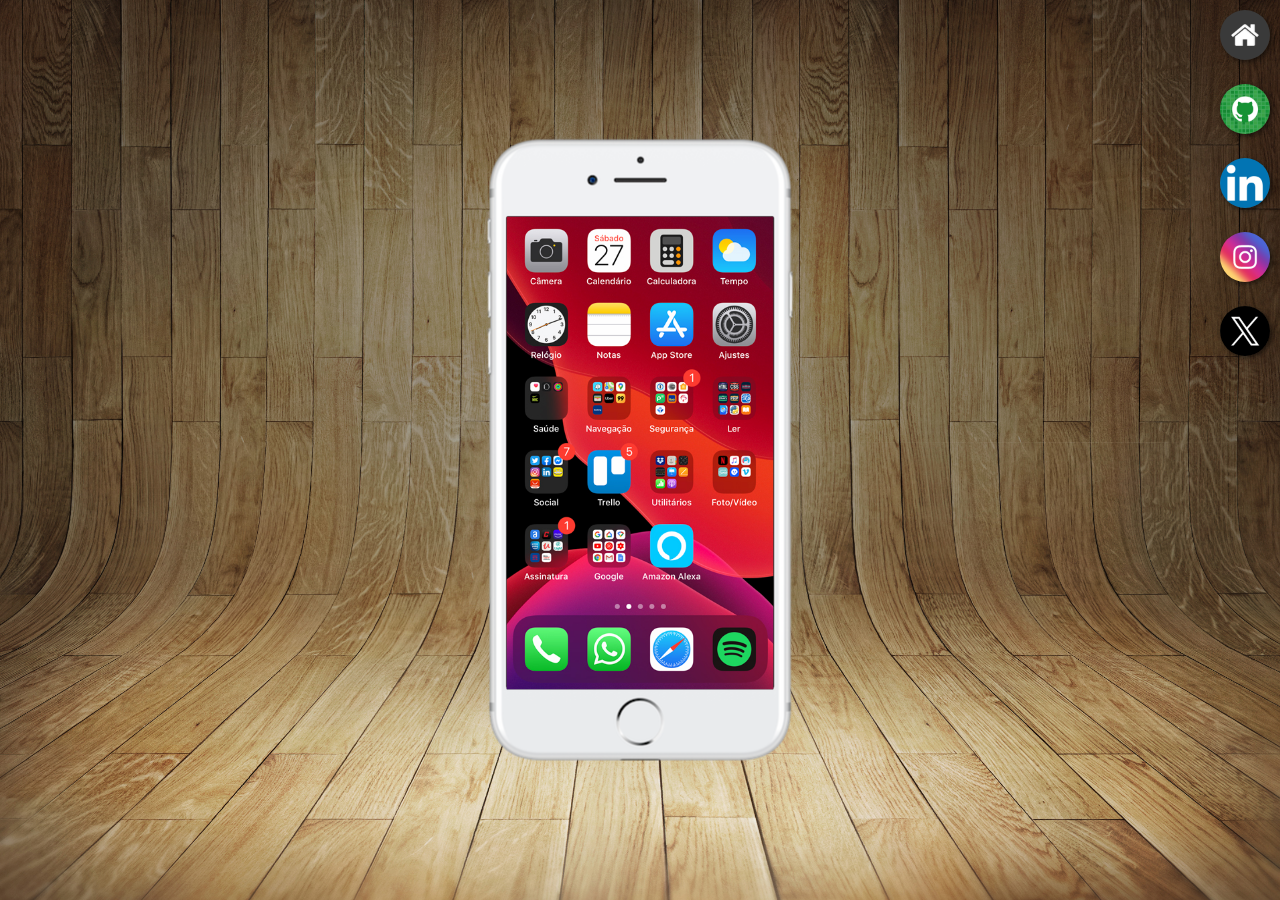
<file: index.html>
<!DOCTYPE html>
<html lang="pt-br">
<head>
    <meta charset="UTF-8">
    <meta name="viewport" content="width=device-width, initial-scale=1.0">
    <link rel="shortcut icon" href="favcon.ico" type="image/x-icon">
    <link rel="stylesheet" href="estilos/style.css">
    <title>Projeto Redes Sociais</title>
</head>
<body>
    <main>
        <section id="telefone">
            <iframe src="home.html" frameborder="0" name="tela" id="tela"></iframe>
        </section>
        <section id="redes-sociais">
            <a href="home.html" target="tela"><img src="imagens/logo-home.jpg" alt="home"></a><br>
            <a href="gitbub.html" target="tela"><img src="imagens/logo-github.jpg" alt="github"></a><br>
            <a href="linkedim.html" target="tela"><img src="imagens/logo-linkedin.jpg" alt="linkedin"></a><br>
            <a href="instagram.html" target="tela"><img src="imagens/logo-instagram.jpg" alt="instagram"></a><br>
            <a href="x.html" target="tela"><img src="imagens/logo-x.jpg" alt="x"></a>
        </section>
    </main>
</body>
</html>
</file>
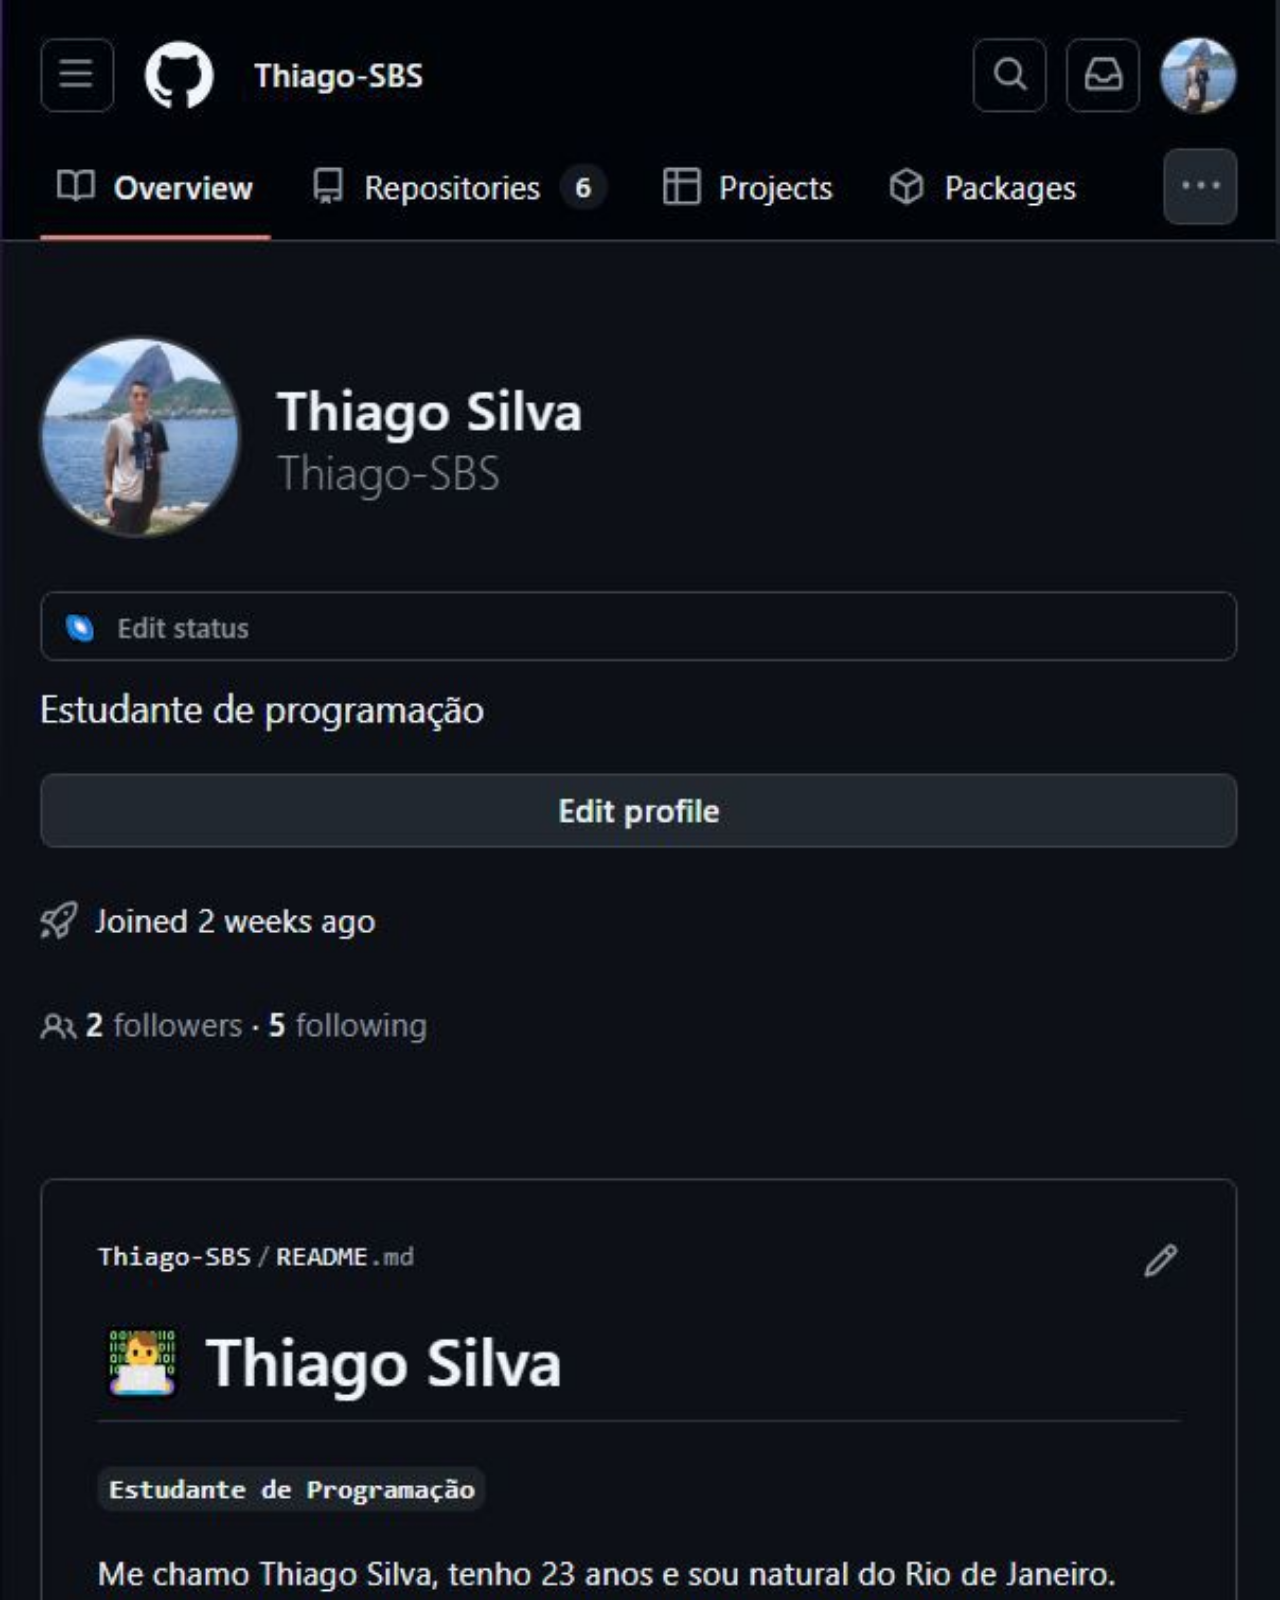
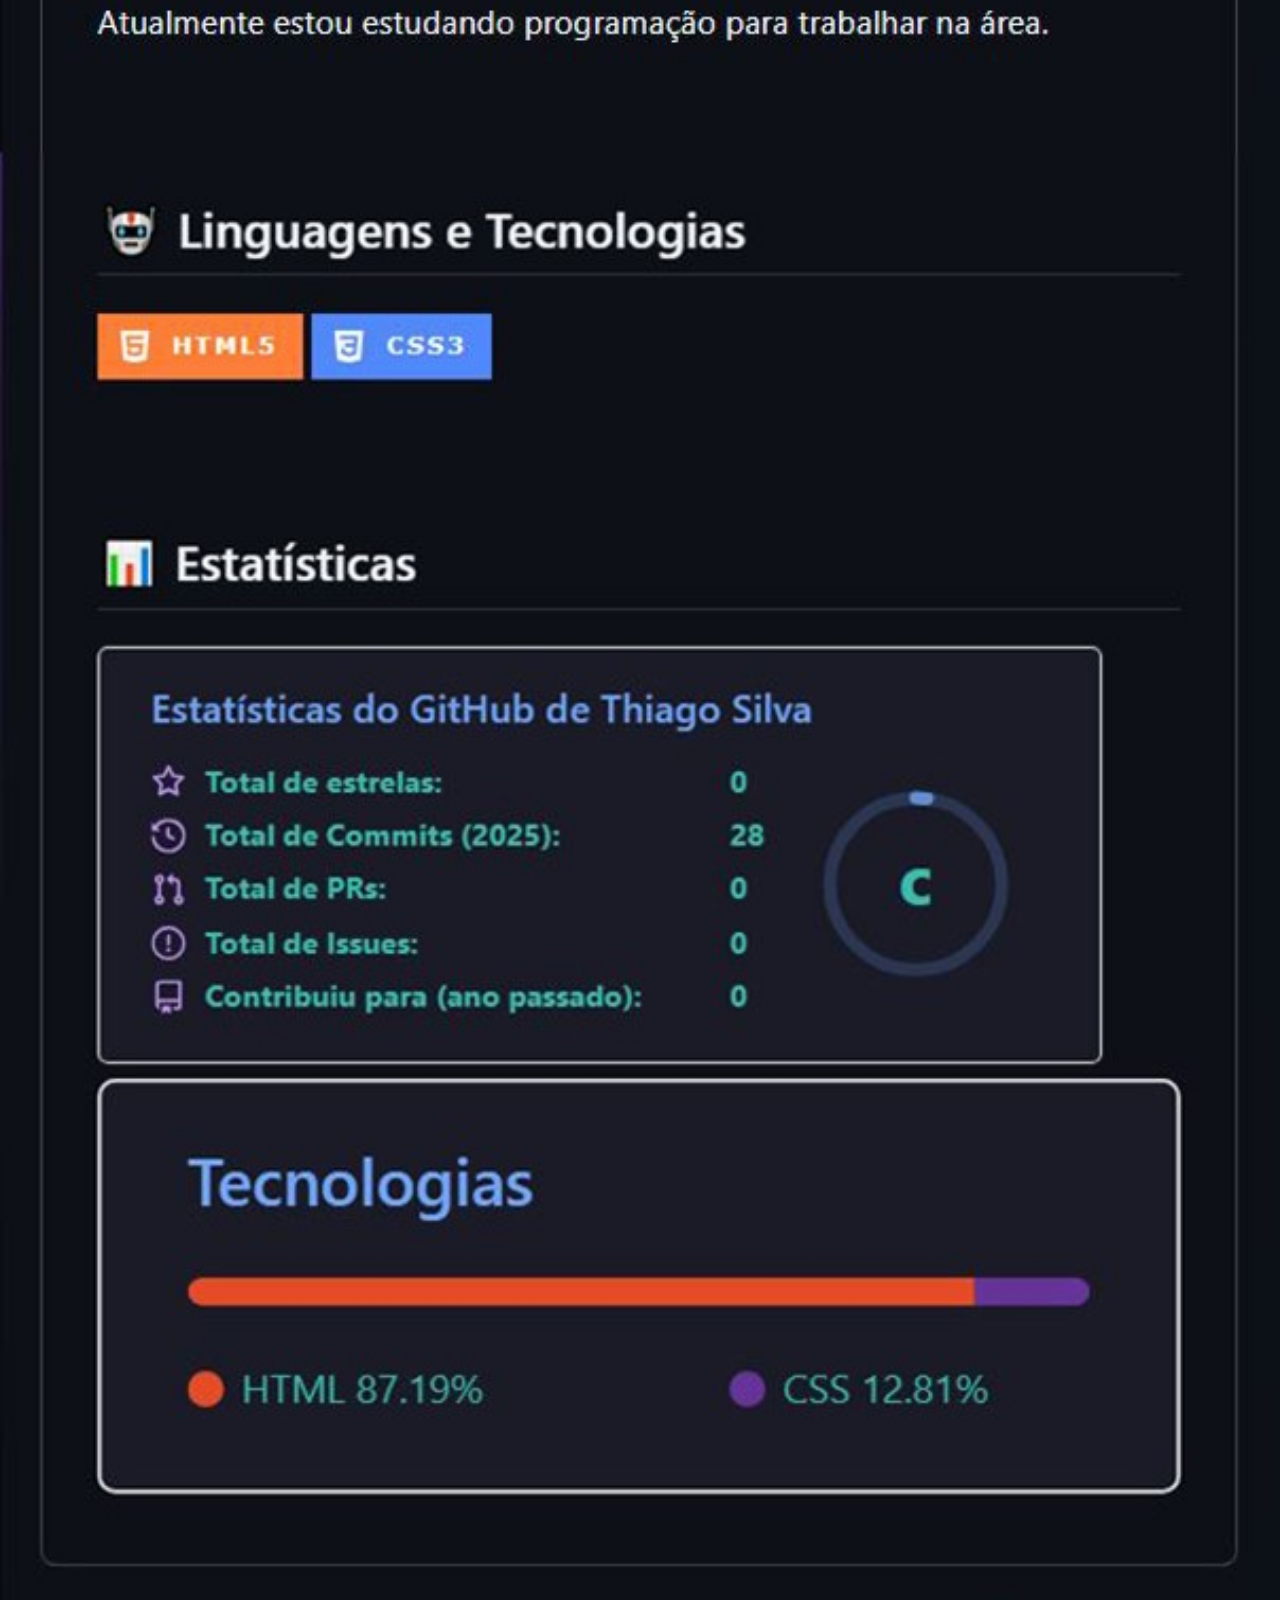
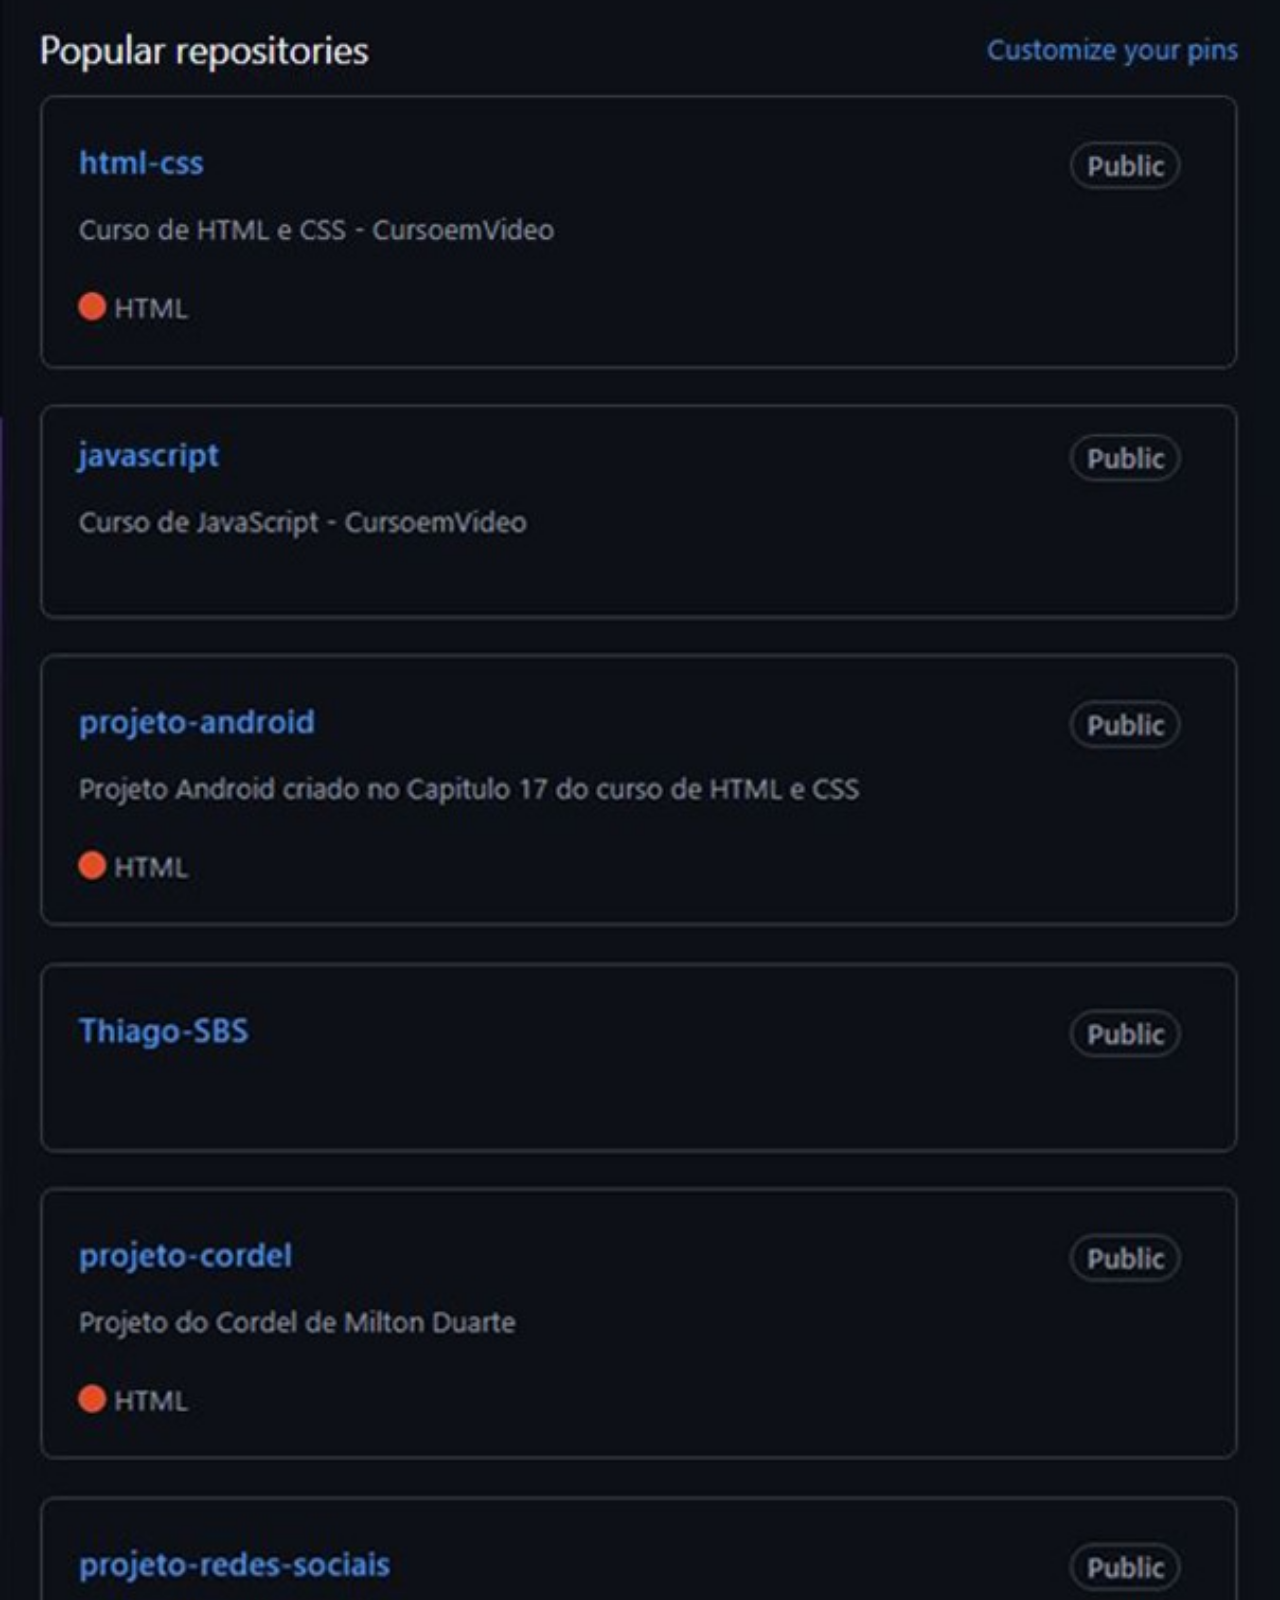
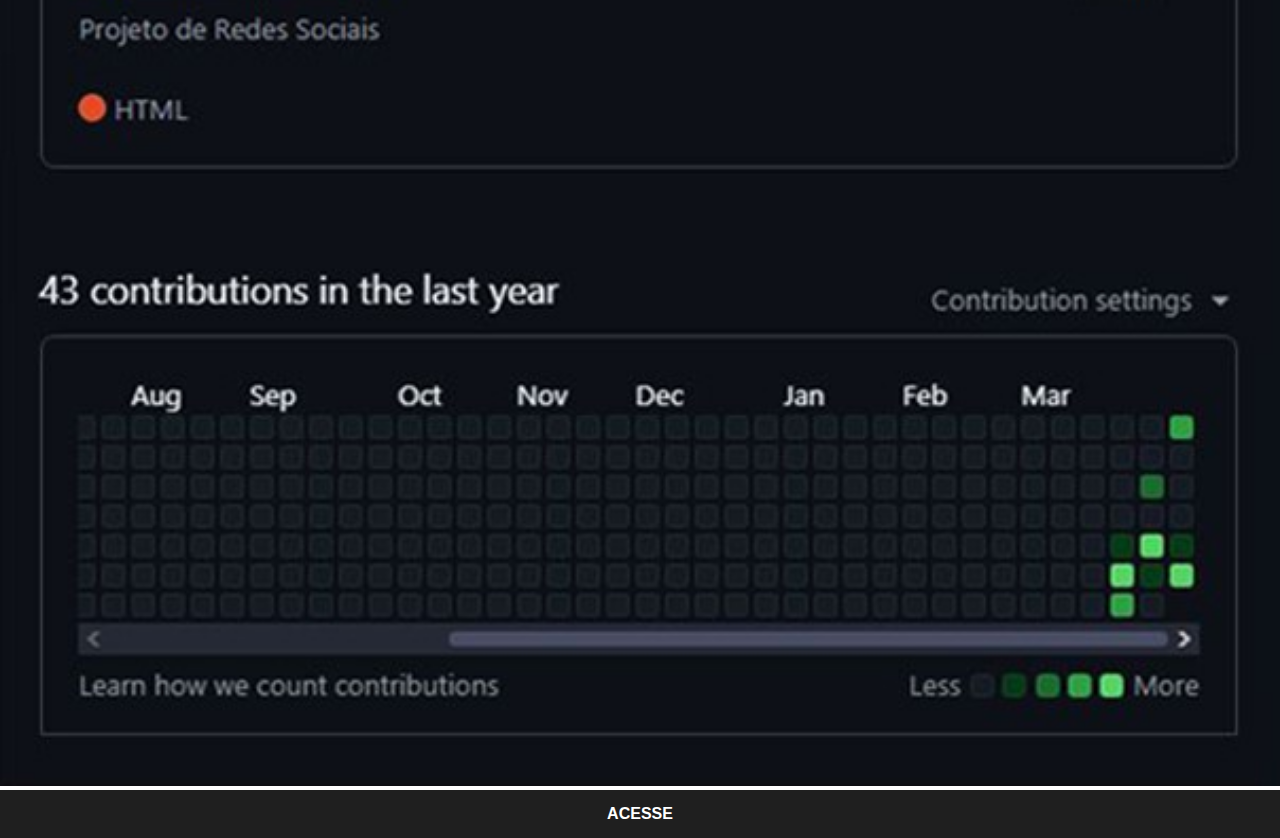
<file: gitbub.html>
<!DOCTYPE html>
<html lang="pt-br">
<head>
    <meta charset="UTF-8">
    <meta name="viewport" content="width=device-width, initial-scale=1.0">
    <link rel="stylesheet" href="estilos/social.css">
    <title>github</title>
</head>
<body>
    <img src="imagens/site-github.jpg" alt="github">
    <a href="https://github.com/Thiago-SBS" target="_blank">ACESSE</a>
</body>
</html>
</file>
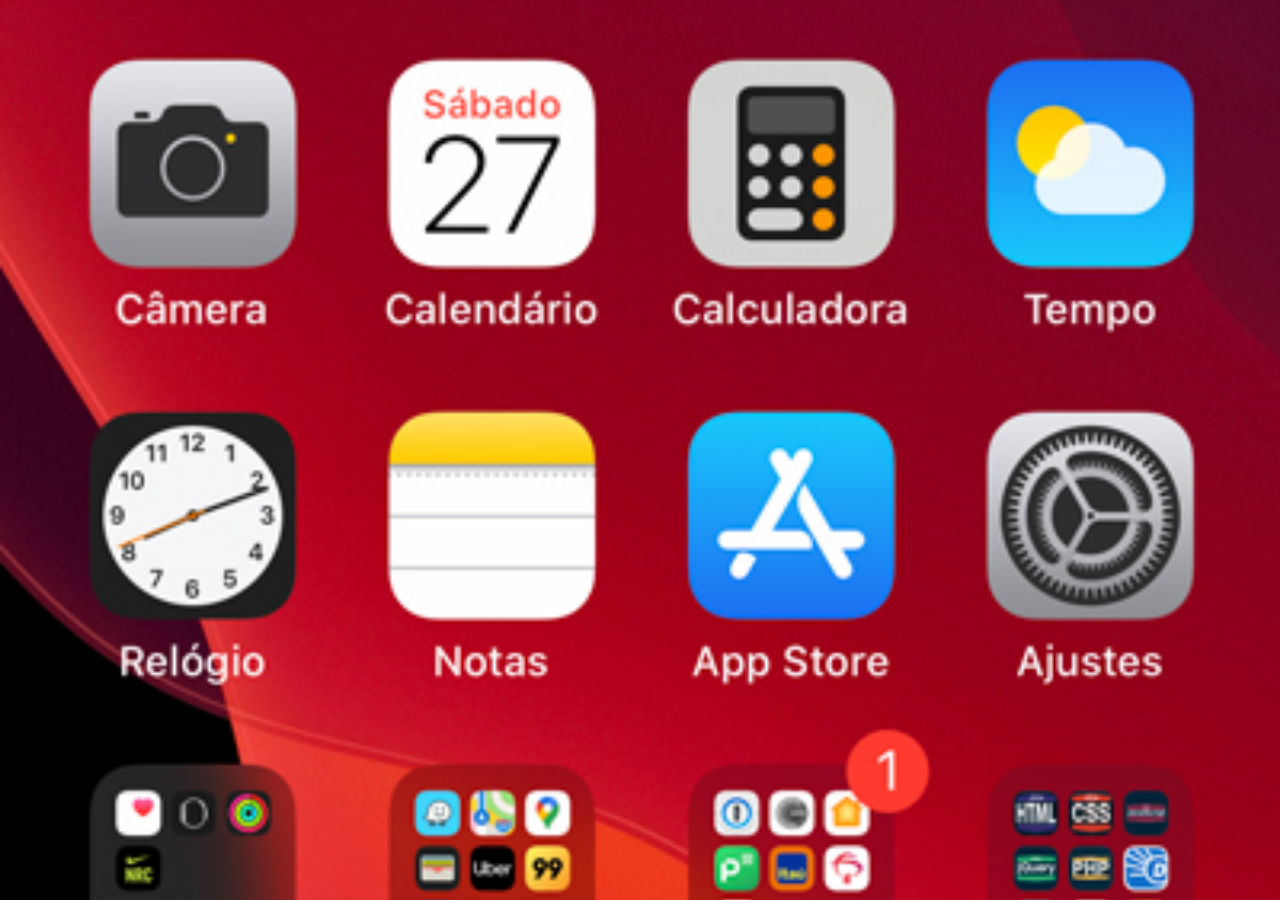
<file: home.html>
<!DOCTYPE html>
<html lang="pt-br">
<head>
    <meta charset="UTF-8">
    <meta name="viewport" content="width=device-width, initial-scale=1.0">
    <title>Home</title>
    <style>
        * {
            margin: 0px;
            padding: 0px;
        }

        body {
            width: 100vw;
            height: 100vh;
            background: black url('imagens/tela-home.jpg') no-repeat top center;
            background-size: cover;
        }
    </style>
</head>
<body>
    
</body>
</html>
</file>
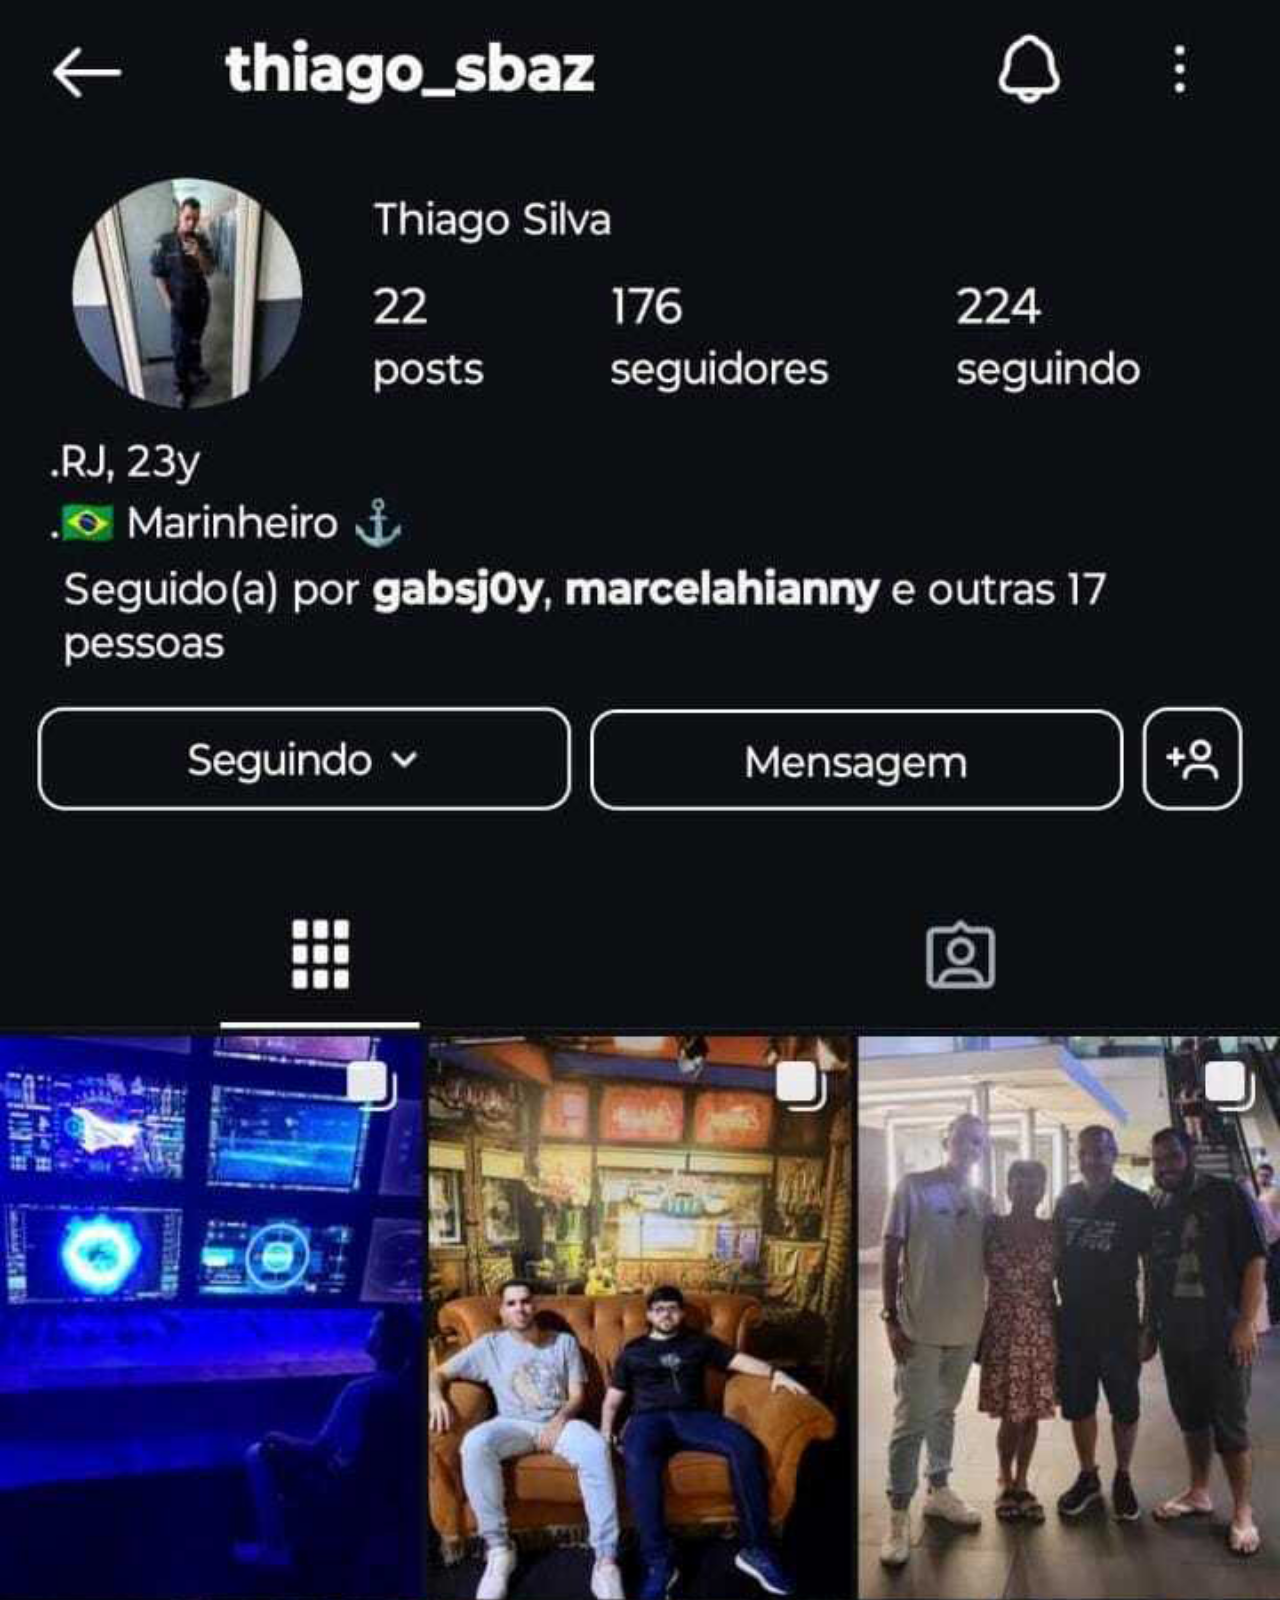
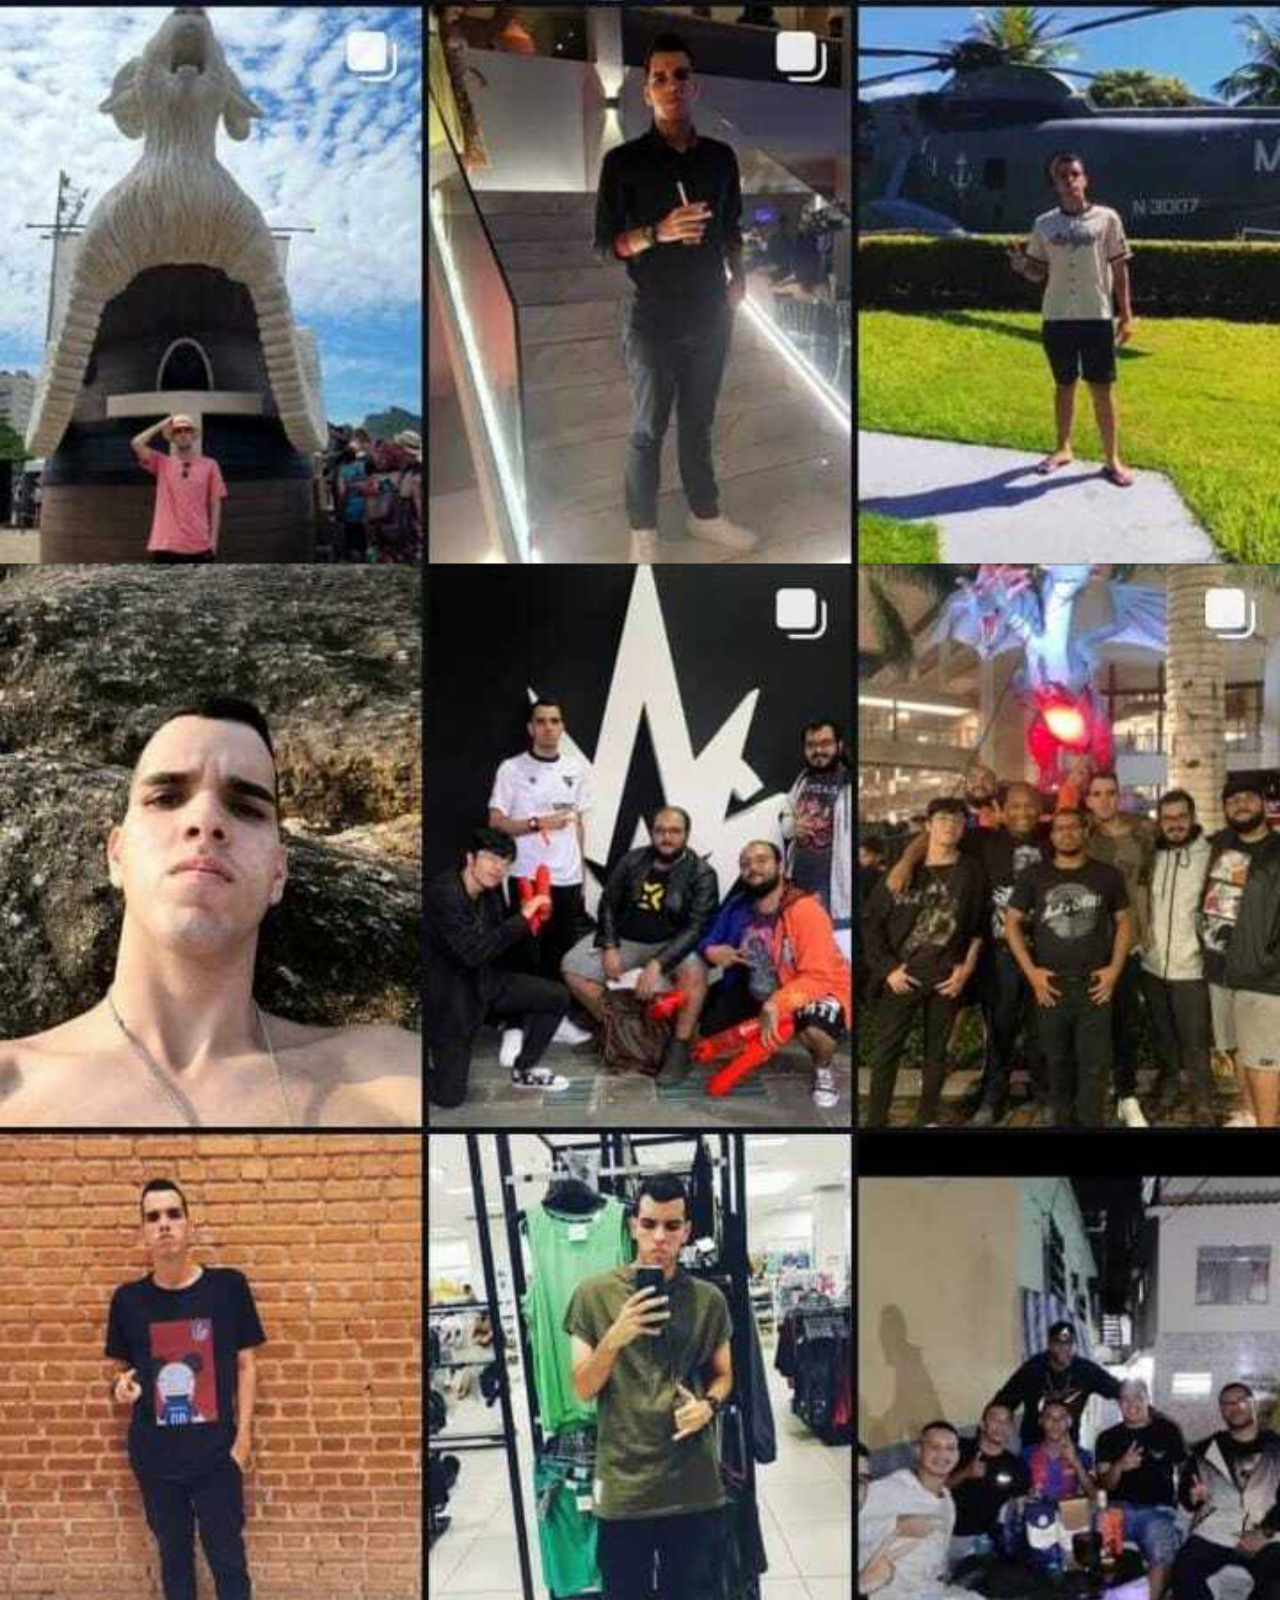
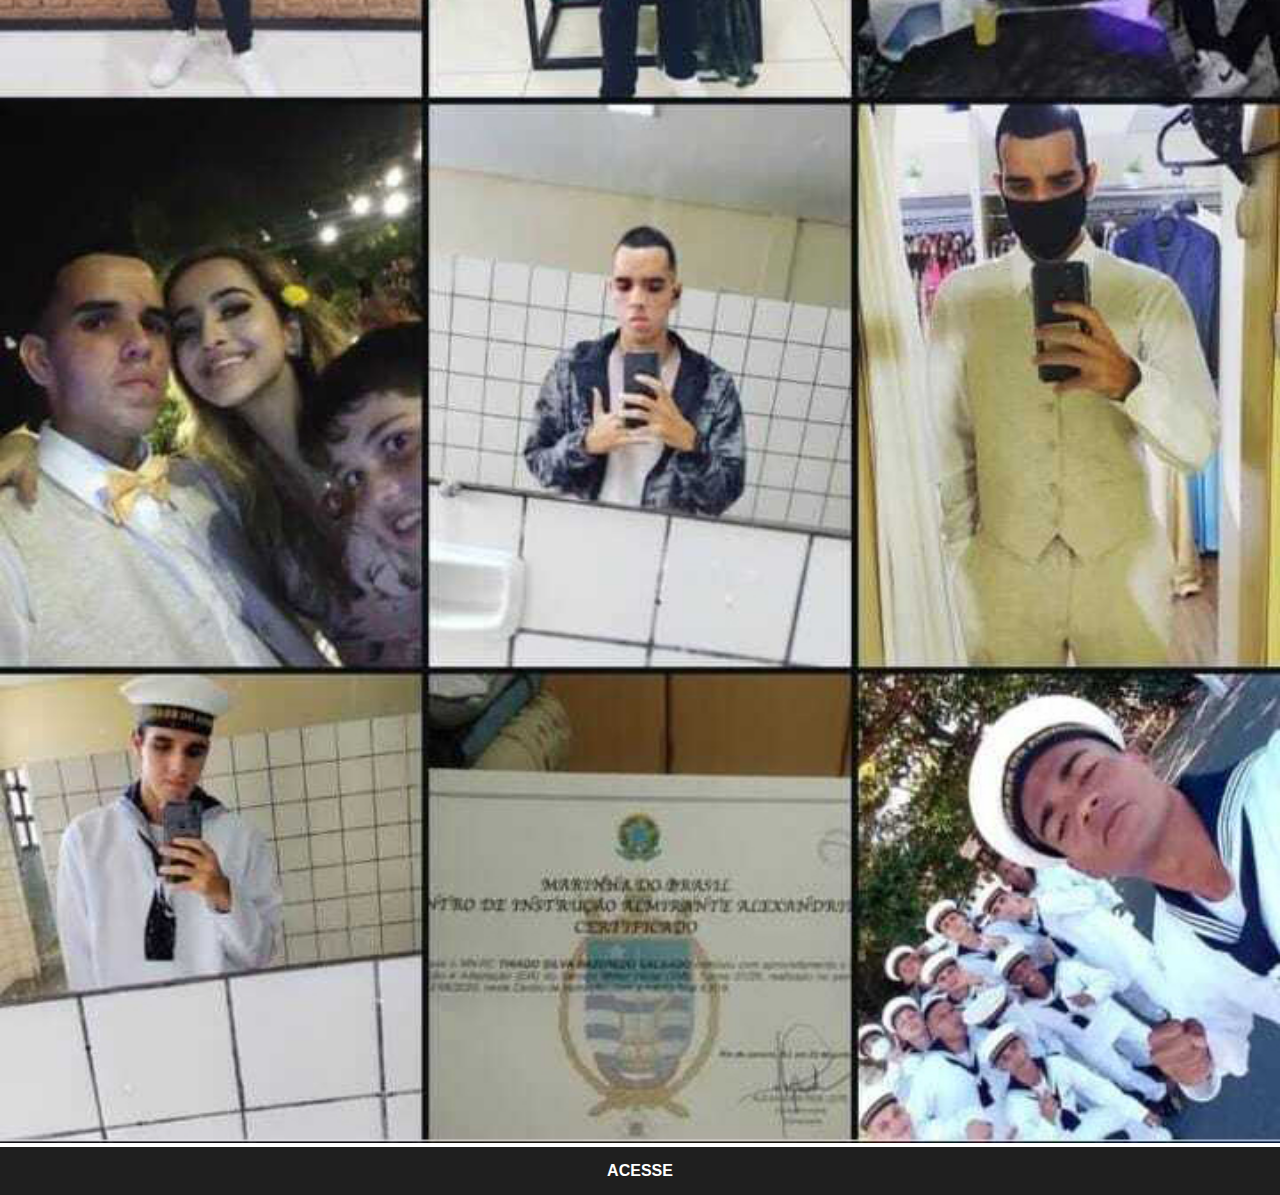
<file: instagram.html>
<!DOCTYPE html>
<html lang="pt-br">
<head>
    <meta charset="UTF-8">
    <meta name="viewport" content="width=device-width, initial-scale=1.0">
    <link rel="stylesheet" href="estilos/social.css">
    <title>Instagram</title>
</head>
<body>
    <img src="imagens/site-instagram.jpg" alt="instagram">
    <a href="https://www.instagram.com/thiago_sbaz/" target="_blank">ACESSE</a>
</body>
</html>
</file>
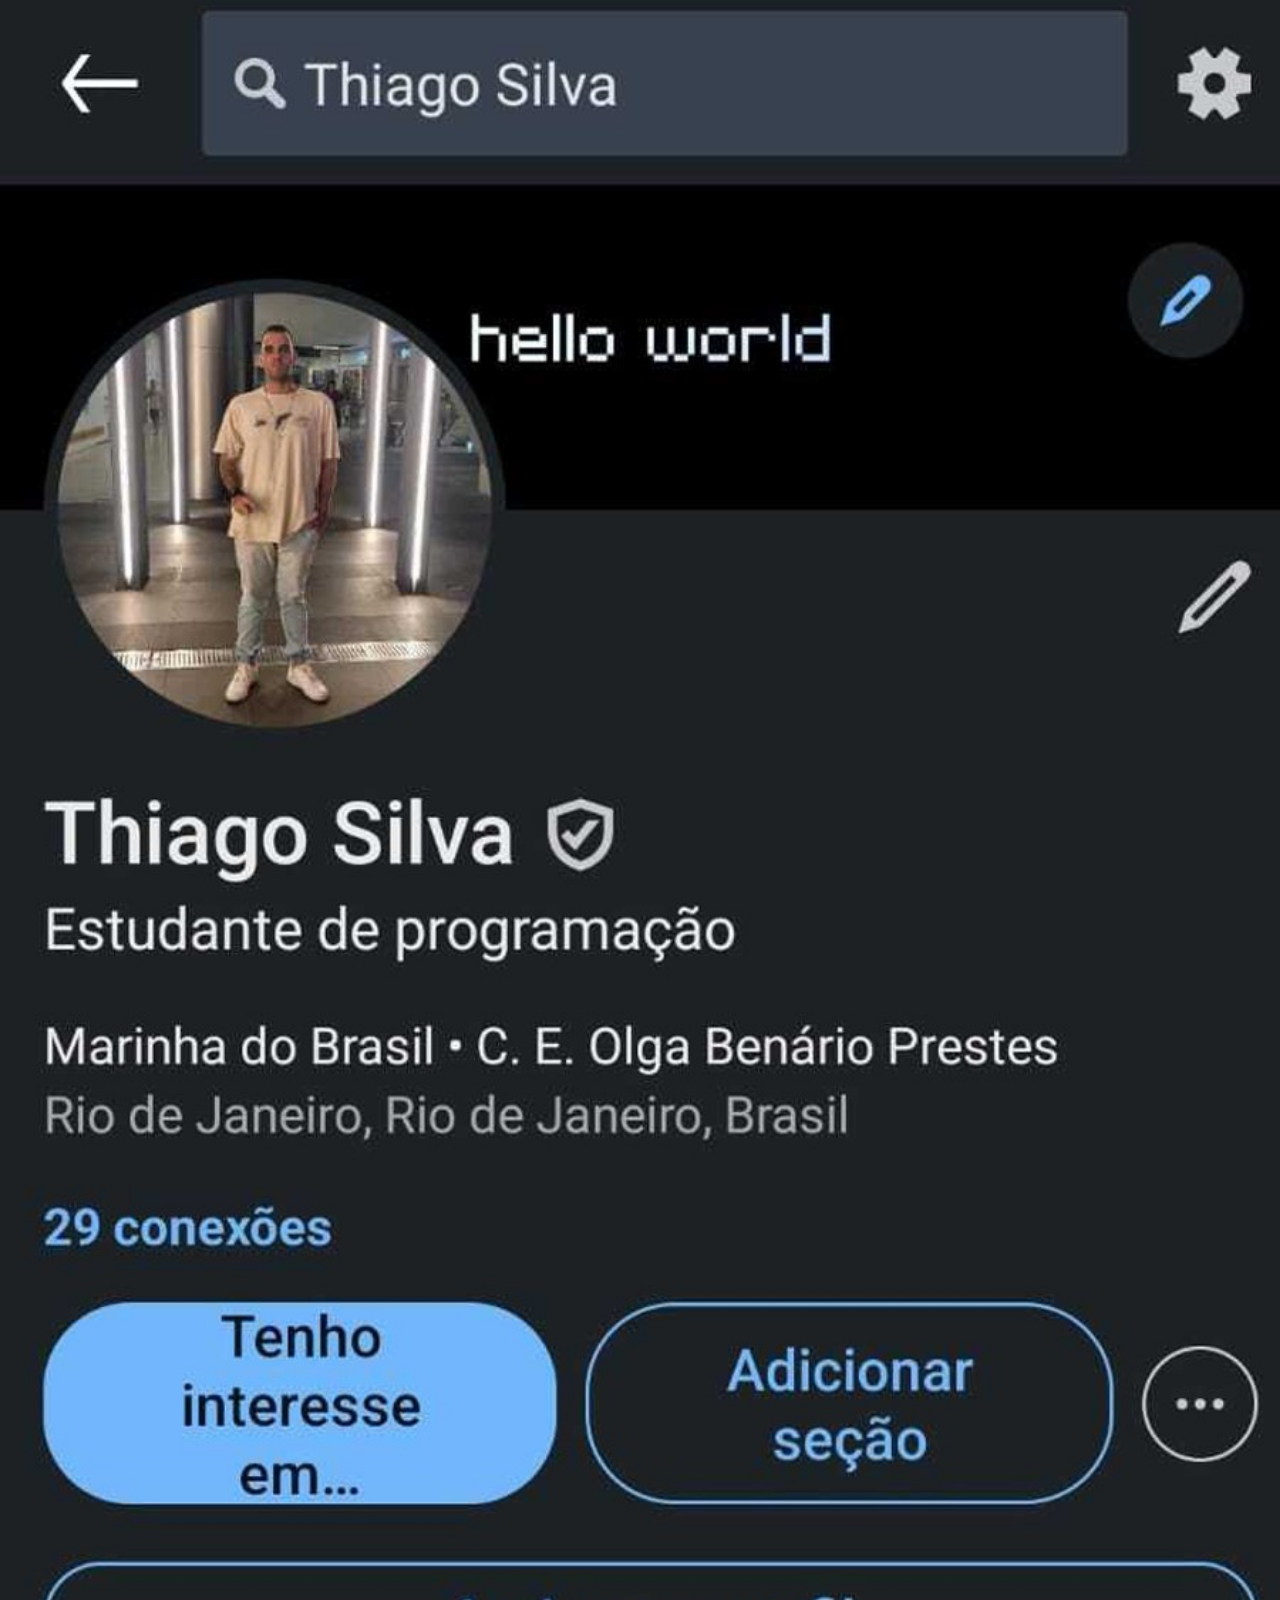
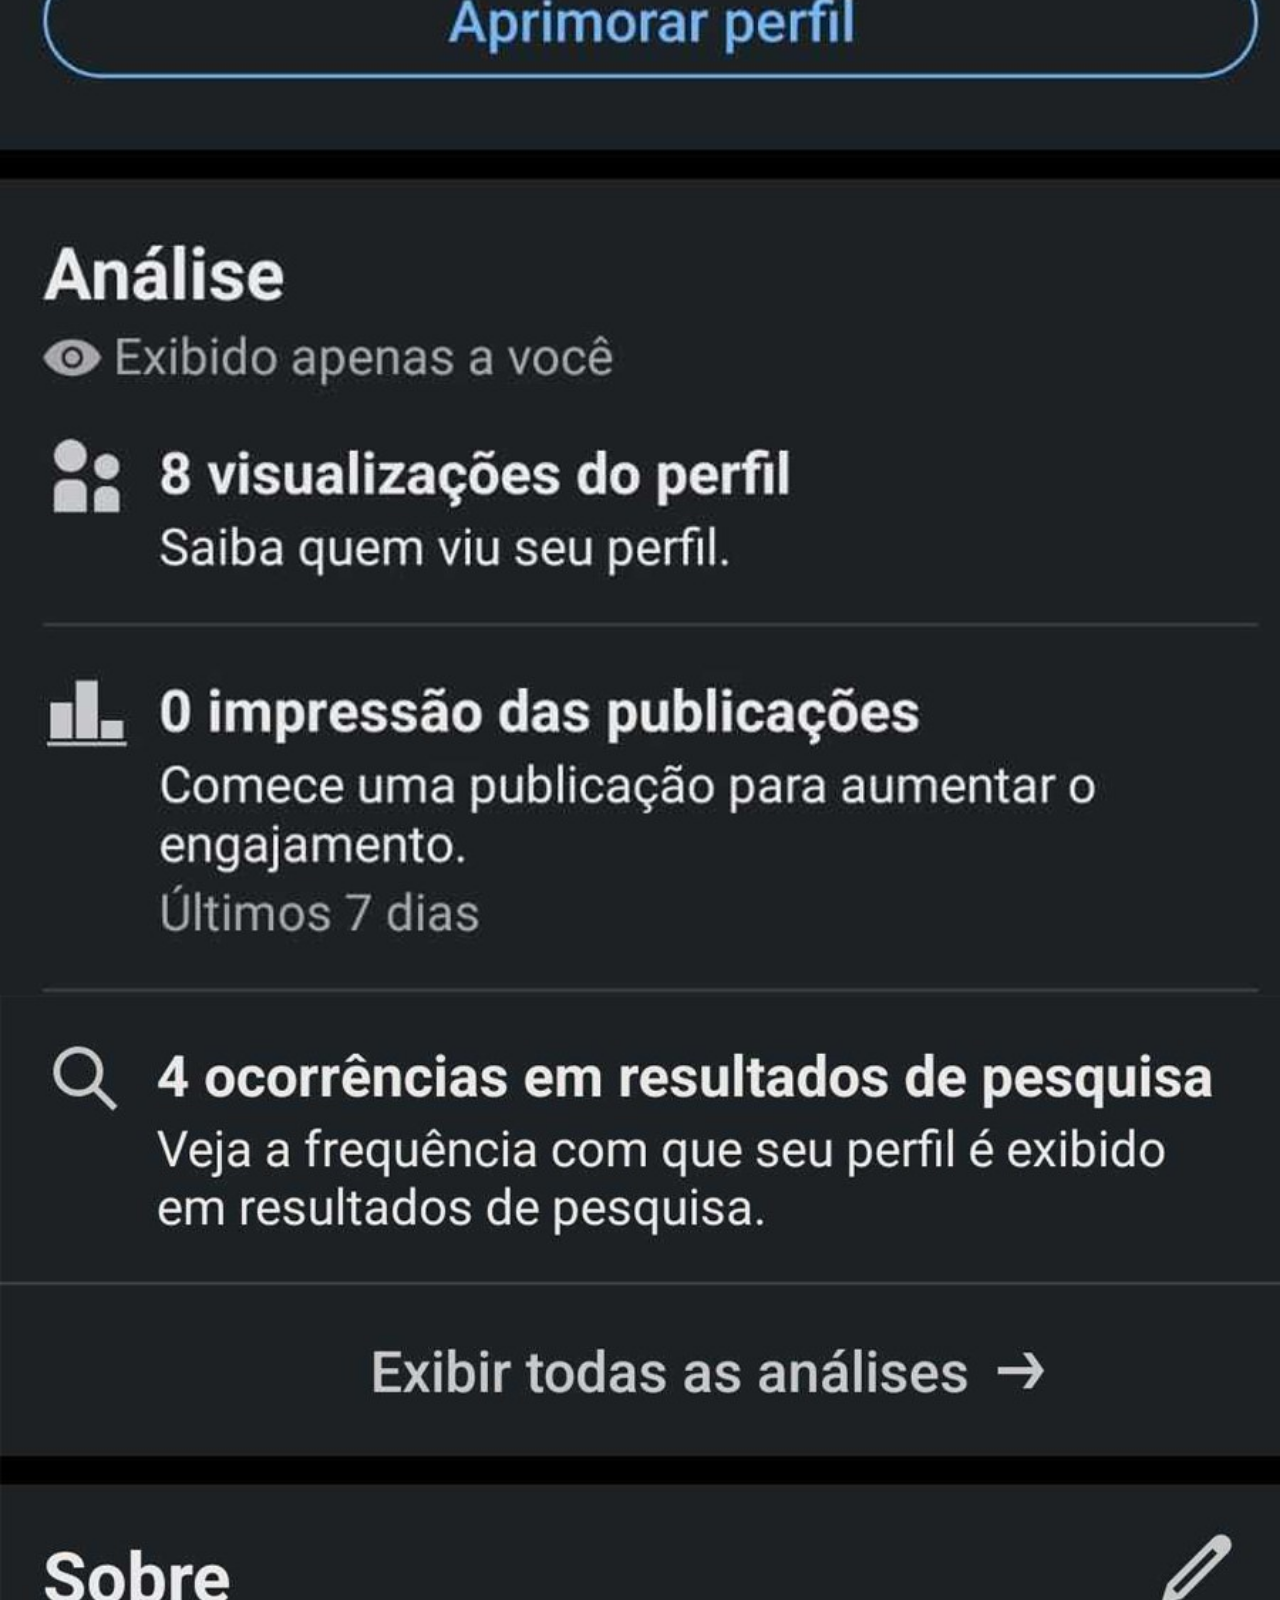
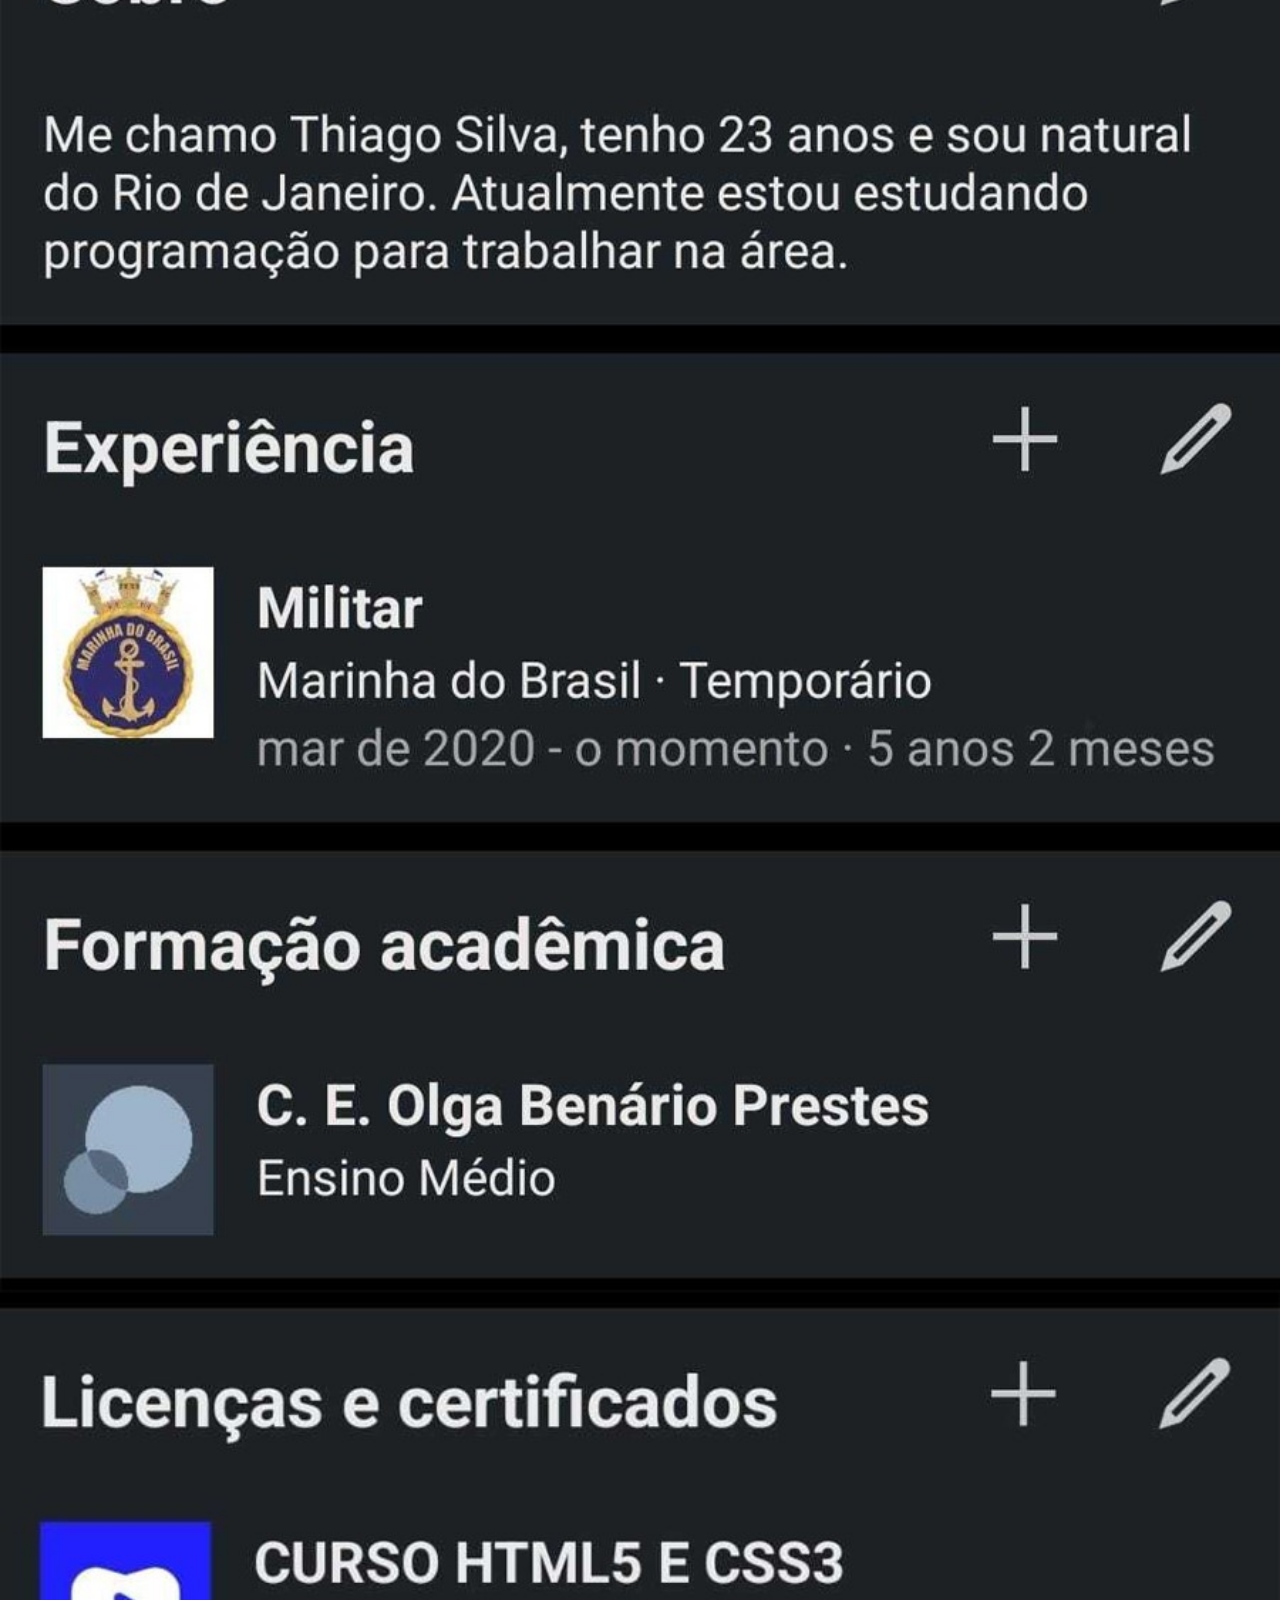
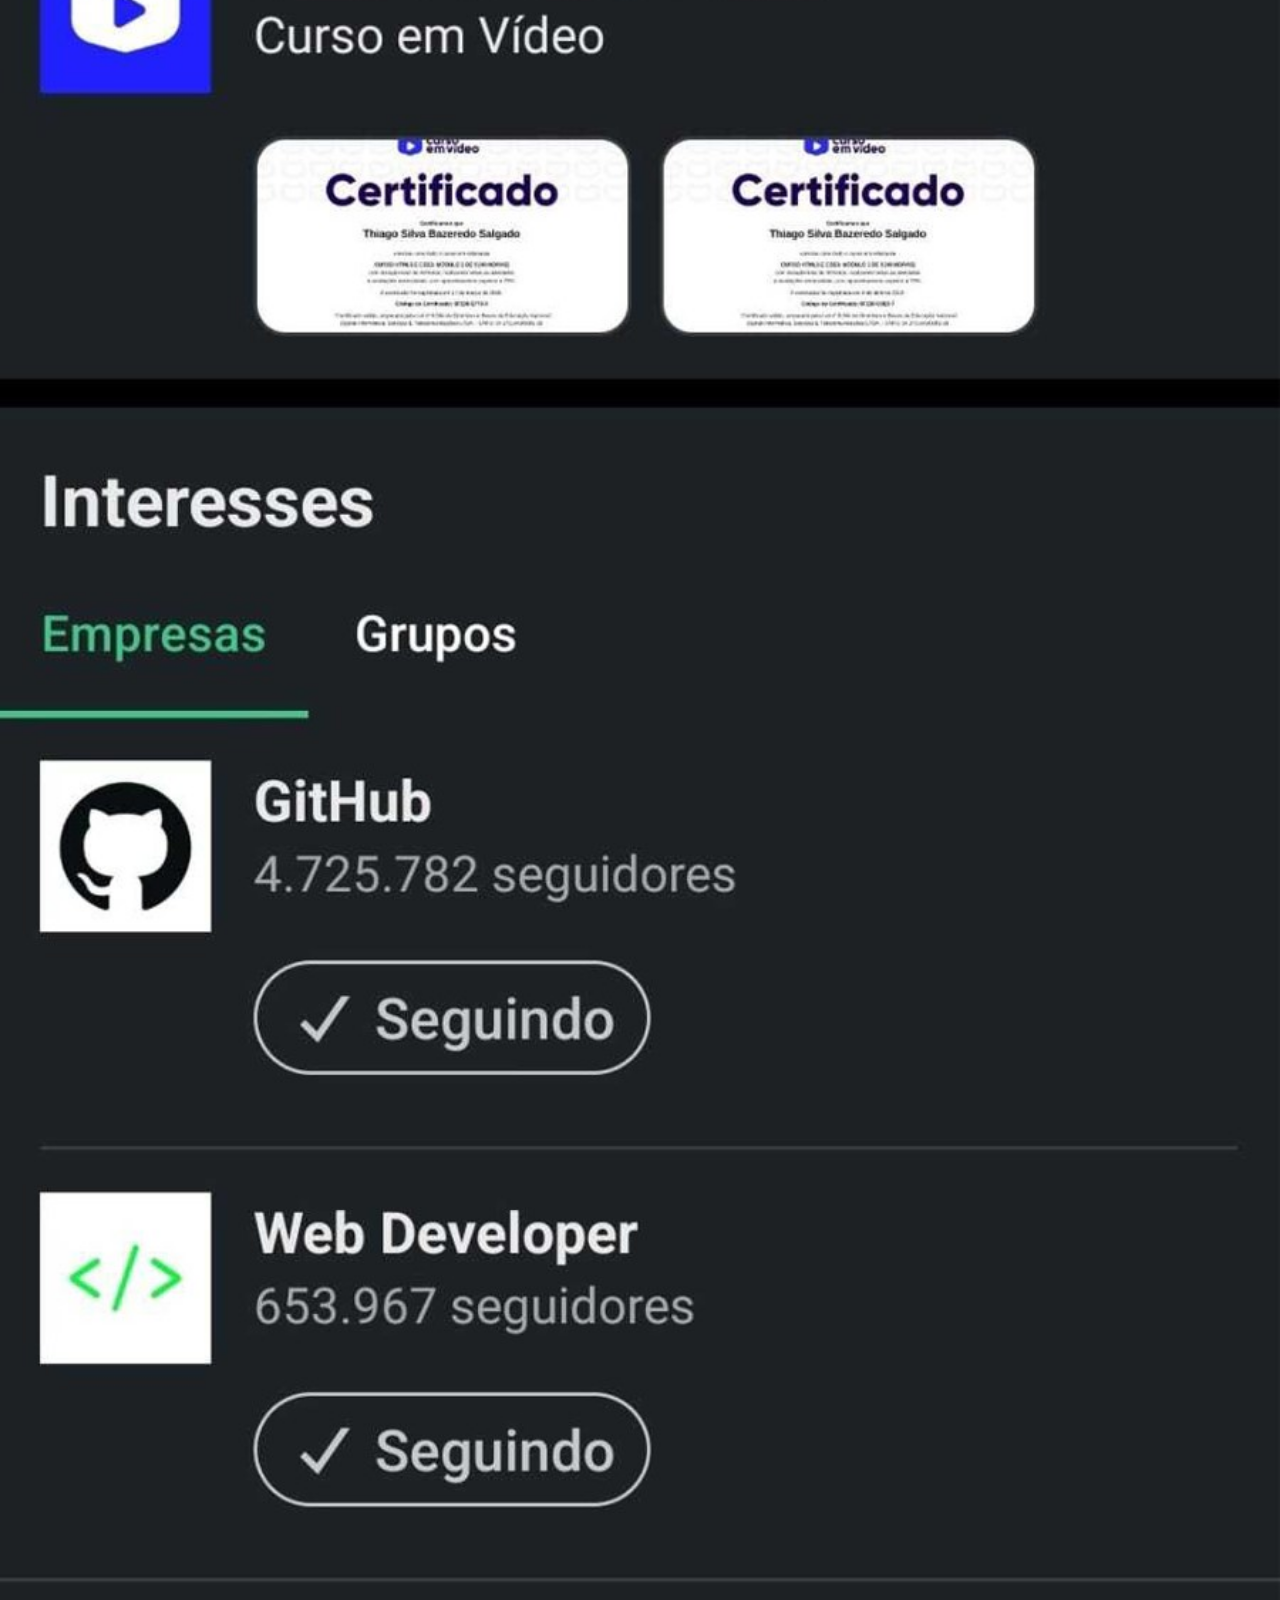
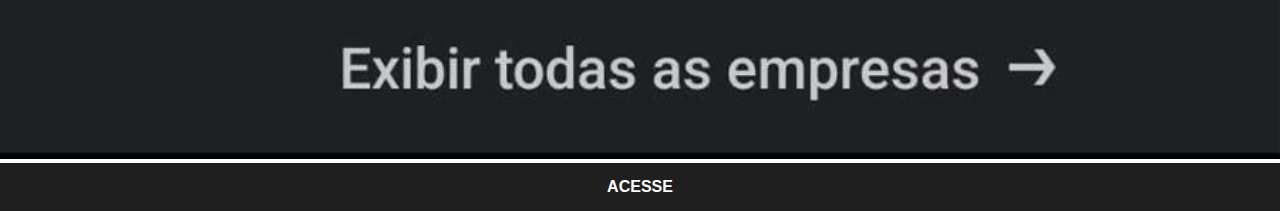
<file: linkedim.html>
<!DOCTYPE html>
<html lang="pt-br">
<head>
    <meta charset="UTF-8">
    <meta name="viewport" content="width=device-width, initial-scale=1.0">
    <title>linkedin</title>
    <link rel="stylesheet" href="estilos/social.css">
</head>
<body>
    <img src="imagens/site-linkedim.jpg" alt="Linkedim">
    <a href="https://www.linkedin.com/in/thiago-sbs/" target="_blank">ACESSE</a>
</body>
</html>
</file>
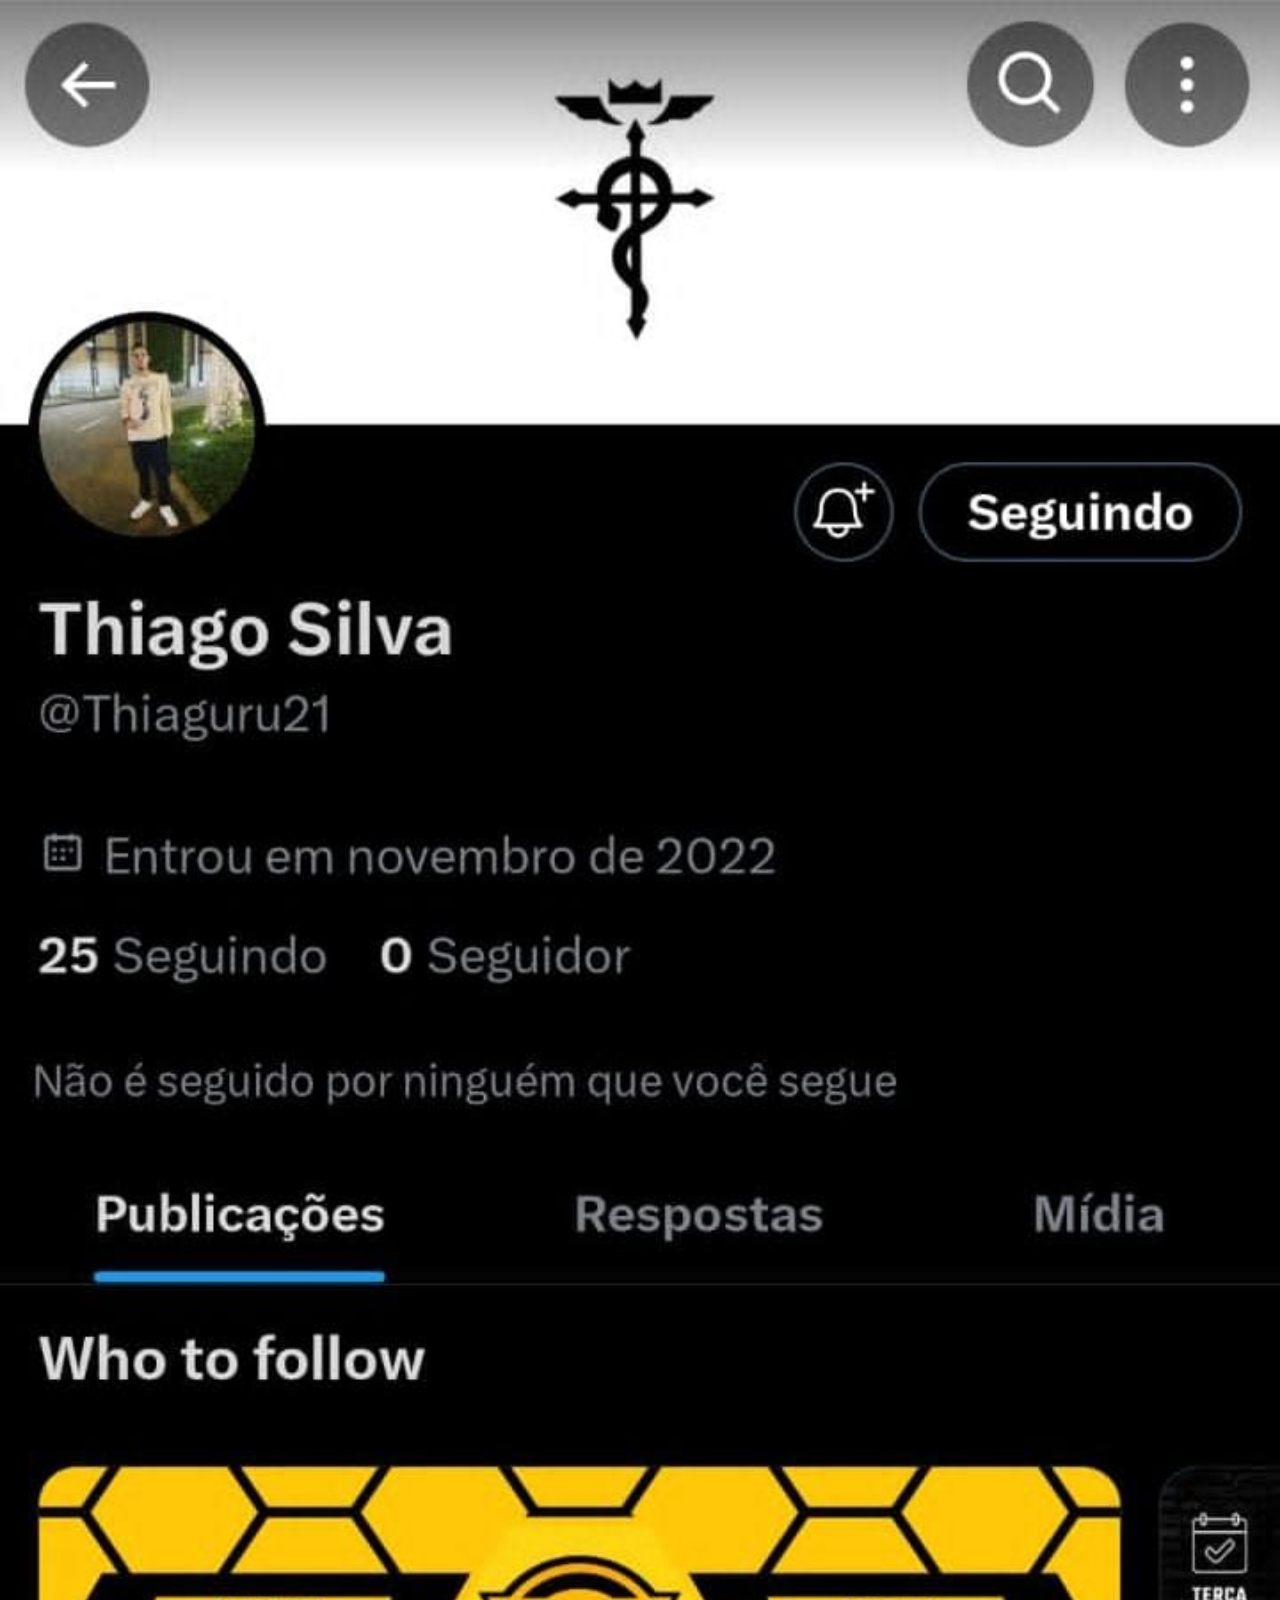
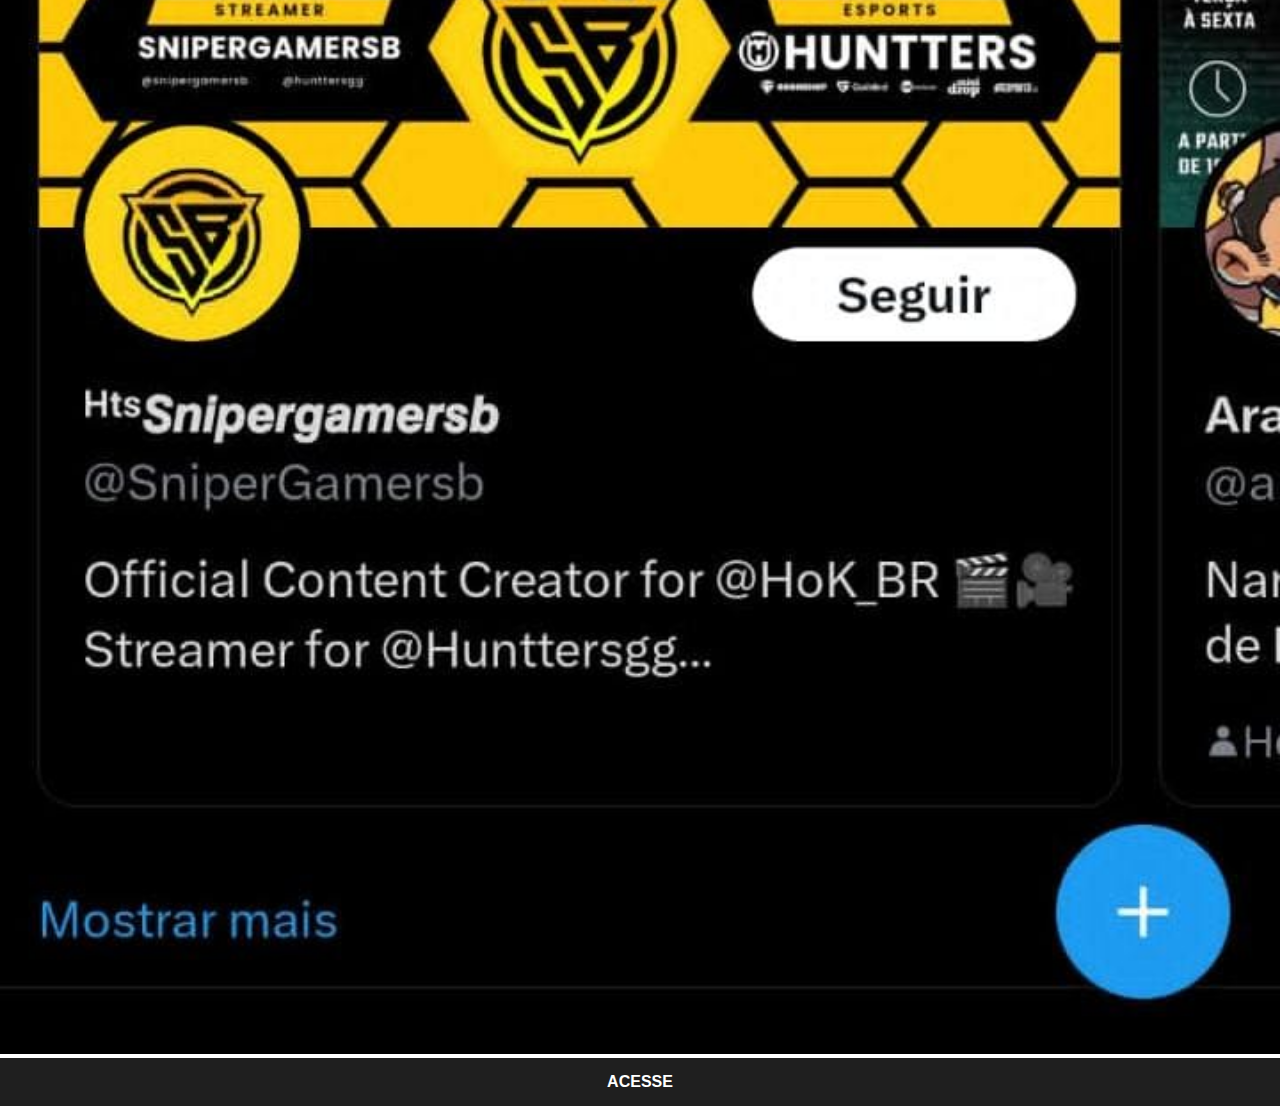
<file: x.html>
<!DOCTYPE html>
<html lang="pt-br">
<head>
    <meta charset="UTF-8">
    <meta name="viewport" content="width=device-width, initial-scale=1.0">
    <link rel="stylesheet" href="estilos/social.css">
    <title>X</title>
</head>
<body>
    <img src="imagens/site-x.jpg" alt="X">
    <a href="https://x.com/Thiaguru21" target="_blank">ACESSE</a>
</body>
</html>
</file>
<file: estilos/style.css>
@charset "UTF-8";

* {
    margin: 0px;
    padding: 0px;
}

html, body {
    height: 100vh;
    width: 100vw;
}

body {
    background: url(../imagens/fundo-madeira.jpg) no-repeat top center;
    background-size: cover;
    background-attachment: fixed;
}

main {
    position: relative;
    height: 100vh;
}

section#telefone {
    position: absolute;
    top: 50%;
    left: 50%;
    transform: translate(-50%, -50%);

    height: 627px;
    width: 311px;
    background: url(../imagens/frame-iphone.png) no-repeat;
}

iframe#tela {
    position: relative;
    top: 80px;
    left: 22px;
    width: 267px;
    height: 473px;
}

section#redes-sociais {
    text-align: right;
}

section#redes-sociais img {
    width: 50px;
    margin: 10px;
    border-radius: 50%;
    box-shadow: 2px 2px 5px rgba(0, 0, 0, 0.541);
    box-sizing: border-box;
}

section#redes-sociais img:hover {
    border: 2px solid rgba(255, 255, 255, 0.76);
    transform: translate(-3px, -3px);
    box-shadow: 5px 5px 10px rgba(0, 0, 0, 0.61);
    transition: transform 0.3s, border 0.2s;
}
</file>
<file: estilos/social.css>
@charset "UTF-8";

* {
    margin: 0px;
    padding: 0px;
    font-family: Arial, Helvetica, sans-serif;
}

::-webkit-scrollbar {
    width: 0px;
    height: 0px;
}

img {
    width: 100vw;
}

a {
    display: block;
    background-color: #1f1f1f;
    color: white;
    font-weight: bolder;
    text-align: center;
    text-decoration: none;
    padding: 15px;
}

a:hover {
    background-color: #363636;
}
</file>
